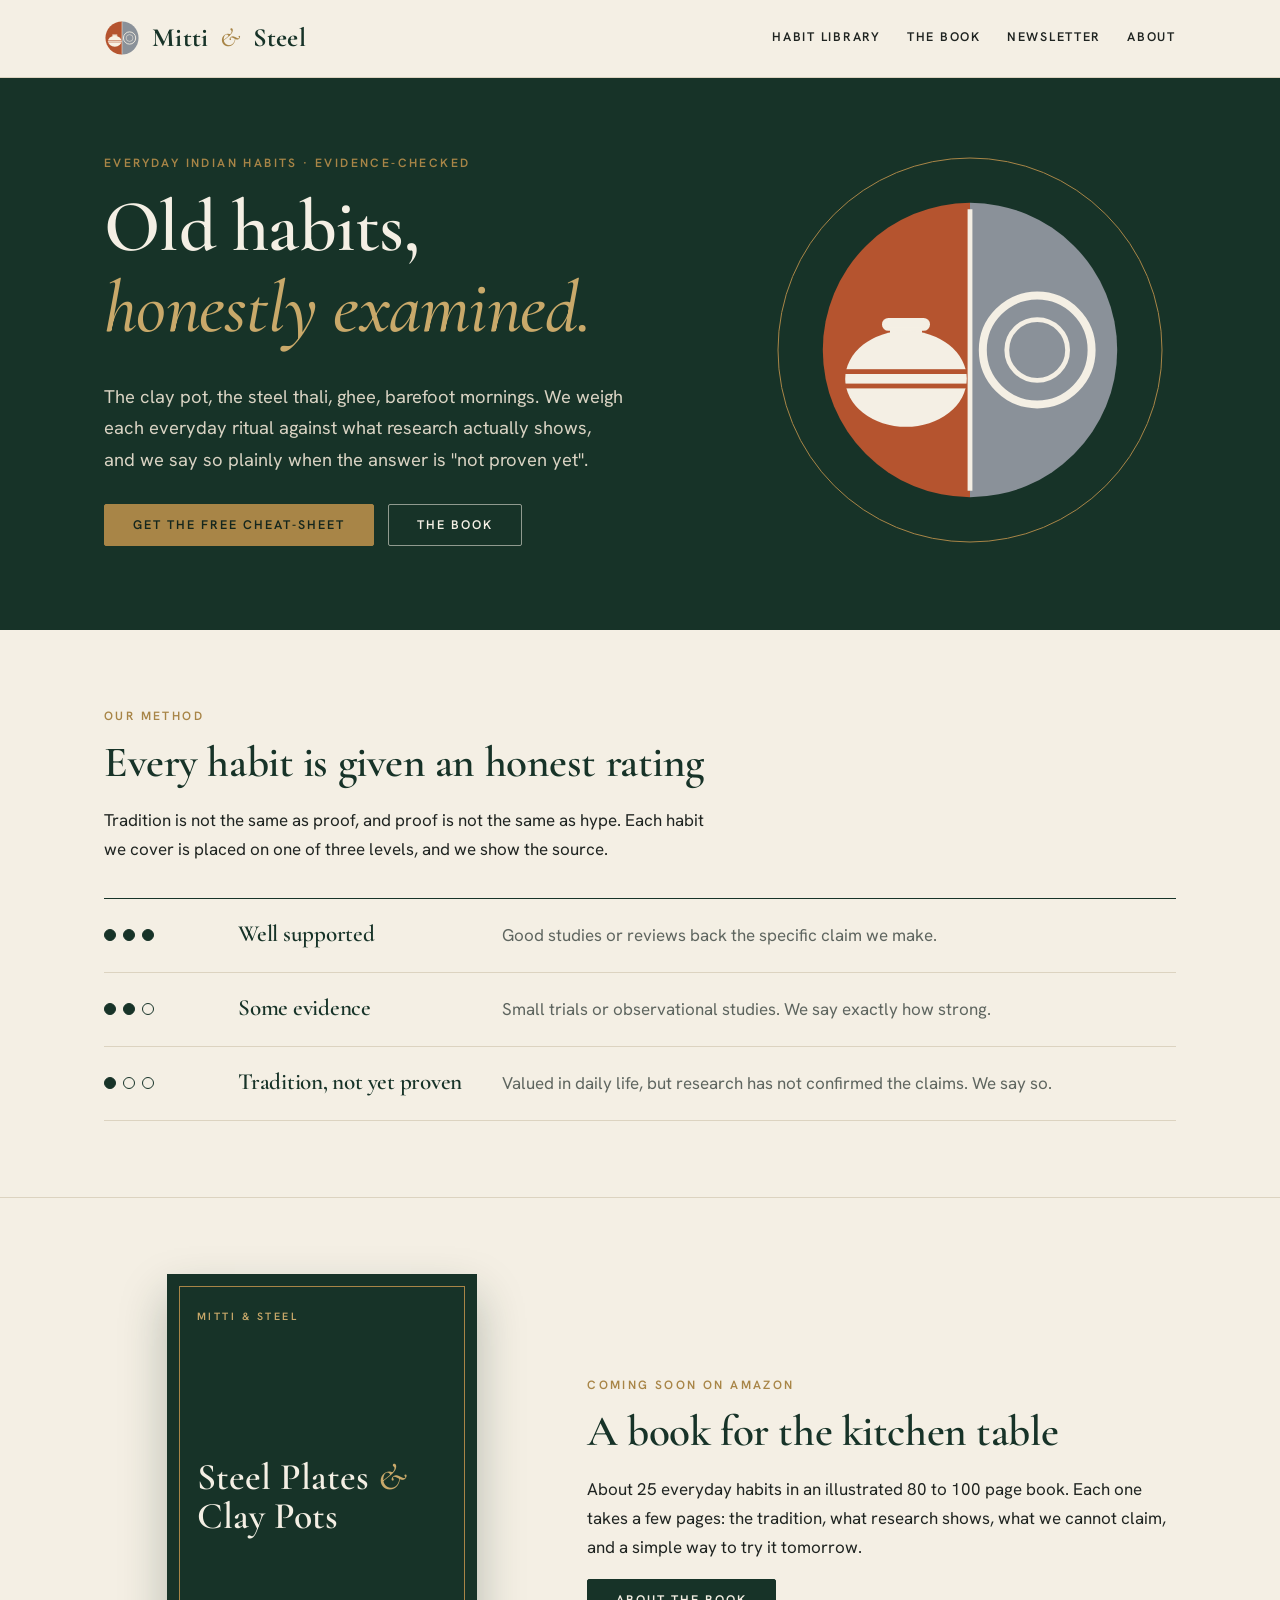
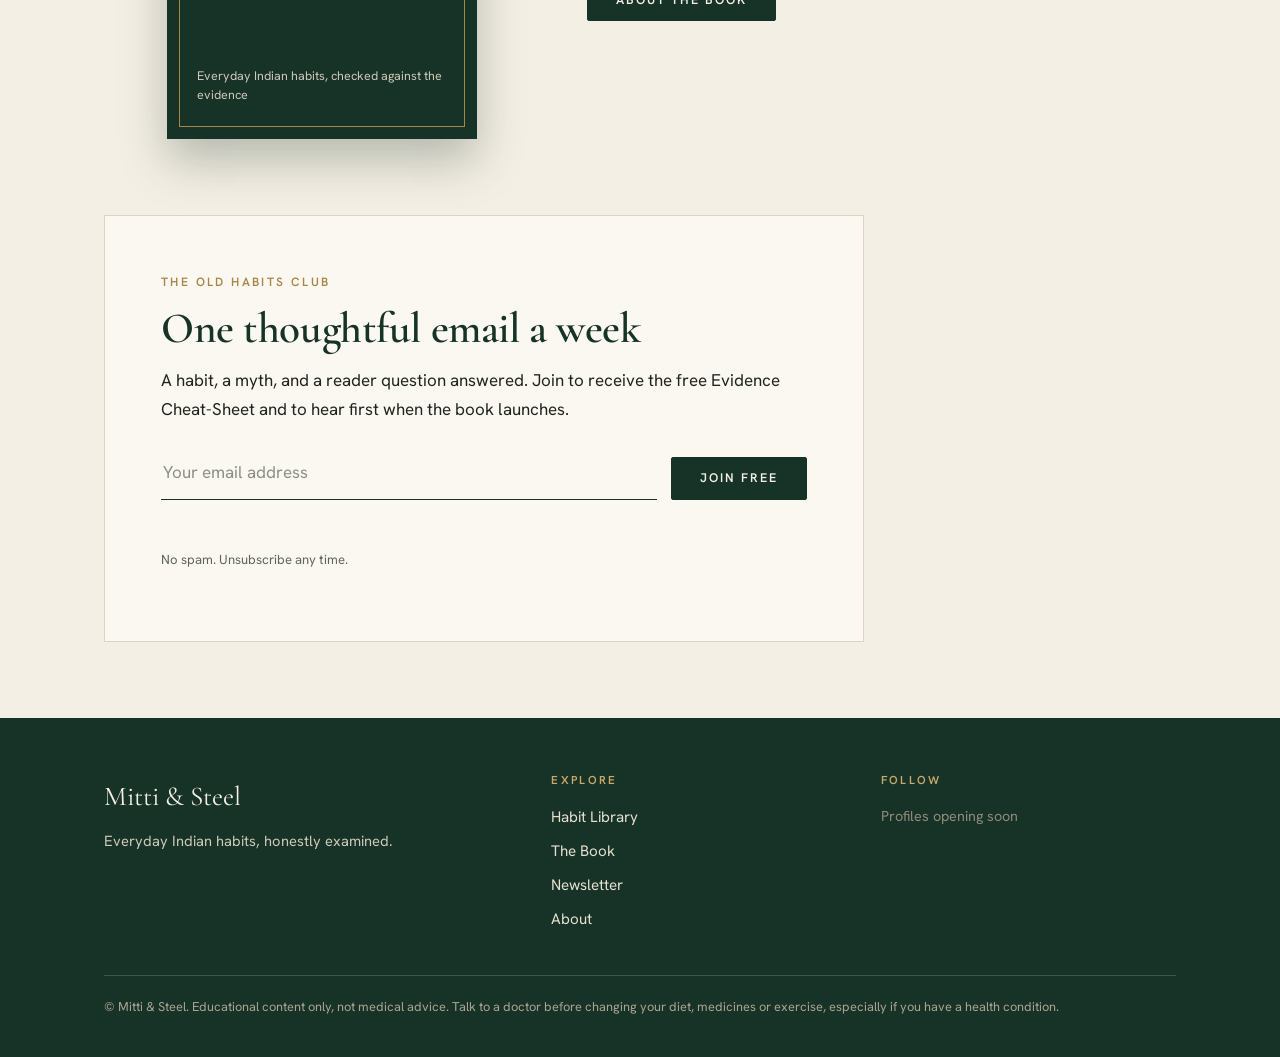
<file: index.html>
<!DOCTYPE html>
<html lang="en">
<head>
<meta charset="utf-8">
<meta name="viewport" content="width=device-width,initial-scale=1">
<title>Mitti &amp; Steel | Old habits, honestly examined</title>
<meta name="description" content="Everyday Indian habits, from clay pots to steel thalis, weighed against what research actually shows. Nothing overstated.">
<link rel="icon" href="logo.svg" type="image/svg+xml">
<link rel="preconnect" href="https://fonts.googleapis.com">
<link href="https://fonts.googleapis.com/css2?family=Cormorant+Garamond:ital,wght@0,500;0,600;0,700;1,500&family=Hanken+Grotesk:wght@400;500;600&display=swap" rel="stylesheet">
<link rel="stylesheet" href="style.css">
</head>
<body>
<header id="site-header"></header>
<main>
<div class="hero"><div class="wrap">
  <div>
    <span class="eyebrow">Everyday Indian habits &middot; Evidence-checked</span>
    <h1>Old habits, <em>honestly examined.</em></h1>
    <p class="lead">The clay pot, the steel thali, ghee, barefoot mornings. We weigh each everyday ritual against what research actually shows, and we say so plainly when the answer is "not proven yet".</p>
    <div class="actions"><a class="btn" href="#join">Get the free cheat-sheet</a><a class="btn alt" href="book.html">The book</a></div>
  </div>
  <svg viewBox="0 0 400 400" role="img" aria-label="A clay pot beside a steel plate">
    <defs><clipPath id="hc"><circle cx="100" cy="100" r="92"/></clipPath></defs>
    <circle cx="200" cy="200" r="192" fill="none" stroke="#A88547" stroke-width="1"/>
    <g transform="translate(40 40) scale(1.6)">
      <g clip-path="url(#hc)"><rect width="100" height="200" fill="#B5542F"/><rect x="100" width="100" height="200" fill="#8A9199"/></g>
      <rect x="45" y="80" width="30" height="8" rx="4" fill="#F4EFE4"/>
      <rect x="50" y="86" width="20" height="8" fill="#F4EFE4"/>
      <ellipse cx="60" cy="118" rx="38" ry="30" fill="#F4EFE4"/>
      <rect x="20" y="112" width="80" height="3" fill="#B5542F"/>
      <rect x="20" y="121" width="80" height="3" fill="#B5542F"/>
      <circle cx="142" cy="100" r="34" fill="none" stroke="#F4EFE4" stroke-width="5"/>
      <circle cx="142" cy="100" r="19" fill="none" stroke="#F4EFE4" stroke-width="3"/>
      <line x1="100" y1="12" x2="100" y2="188" stroke="#F4EFE4" stroke-width="3"/>
    </g>
  </svg>
</div></div>

<section><div class="wrap">
  <div class="head"><span class="eyebrow">Our method</span><h2>Every habit is given an honest rating</h2>
  <p>Tradition is not the same as proof, and proof is not the same as hype. Each habit we cover is placed on one of three levels, and we show the source.</p></div>
  <div class="scale">
    <div class="row"><div class="dots"><i class="on"></i><i class="on"></i><i class="on"></i></div><h3>Well supported</h3><p>Good studies or reviews back the specific claim we make.</p></div>
    <div class="row"><div class="dots"><i class="on"></i><i class="on"></i><i></i></div><h3>Some evidence</h3><p>Small trials or observational studies. We say exactly how strong.</p></div>
    <div class="row"><div class="dots"><i class="on"></i><i></i><i></i></div><h3>Tradition, not yet proven</h3><p>Valued in daily life, but research has not confirmed the claims. We say so.</p></div>
  </div>
</div></section>

<hr class="rule">

<section><div class="wrap split">
  <div class="cover"><div class="k">Mitti &amp; Steel</div><div class="t">Steel Plates <em>&amp;</em> Clay Pots</div><div><div class="s">Everyday Indian habits, checked against the evidence</div></div></div>
  <div>
    <span class="eyebrow">Coming soon on Amazon</span>
    <h2>A book for the kitchen table</h2>
    <p>About 25 everyday habits in an illustrated 80 to 100 page book. Each one takes a few pages: the tradition, what research shows, what we cannot claim, and a simple way to try it tomorrow.</p>
    <p><a class="btn dark" href="book.html">About the book</a></p>
  </div>
</div></section>

<section id="join" style="padding-top:0"><div class="wrap">
  <div class="letter">
    <span class="eyebrow">The Old Habits Club</span>
    <h2>One thoughtful email a week</h2>
    <p>A habit, a myth, and a reader question answered. Join to receive the free Evidence Cheat-Sheet and to hear first when the book launches.</p>
    <form class="signup-form"><input type="email" id="email-home" name="email" placeholder="Your email address" required aria-label="Email address"><button class="btn dark" type="submit">Join free</button></form>
    <div id="msg"></div>
    <p class="note">No spam. Unsubscribe any time.</p>
  </div>
</div></section>
</main>
<footer id="site-footer"></footer>
<script src="script.js"></script>
</body>
</html>
</file>
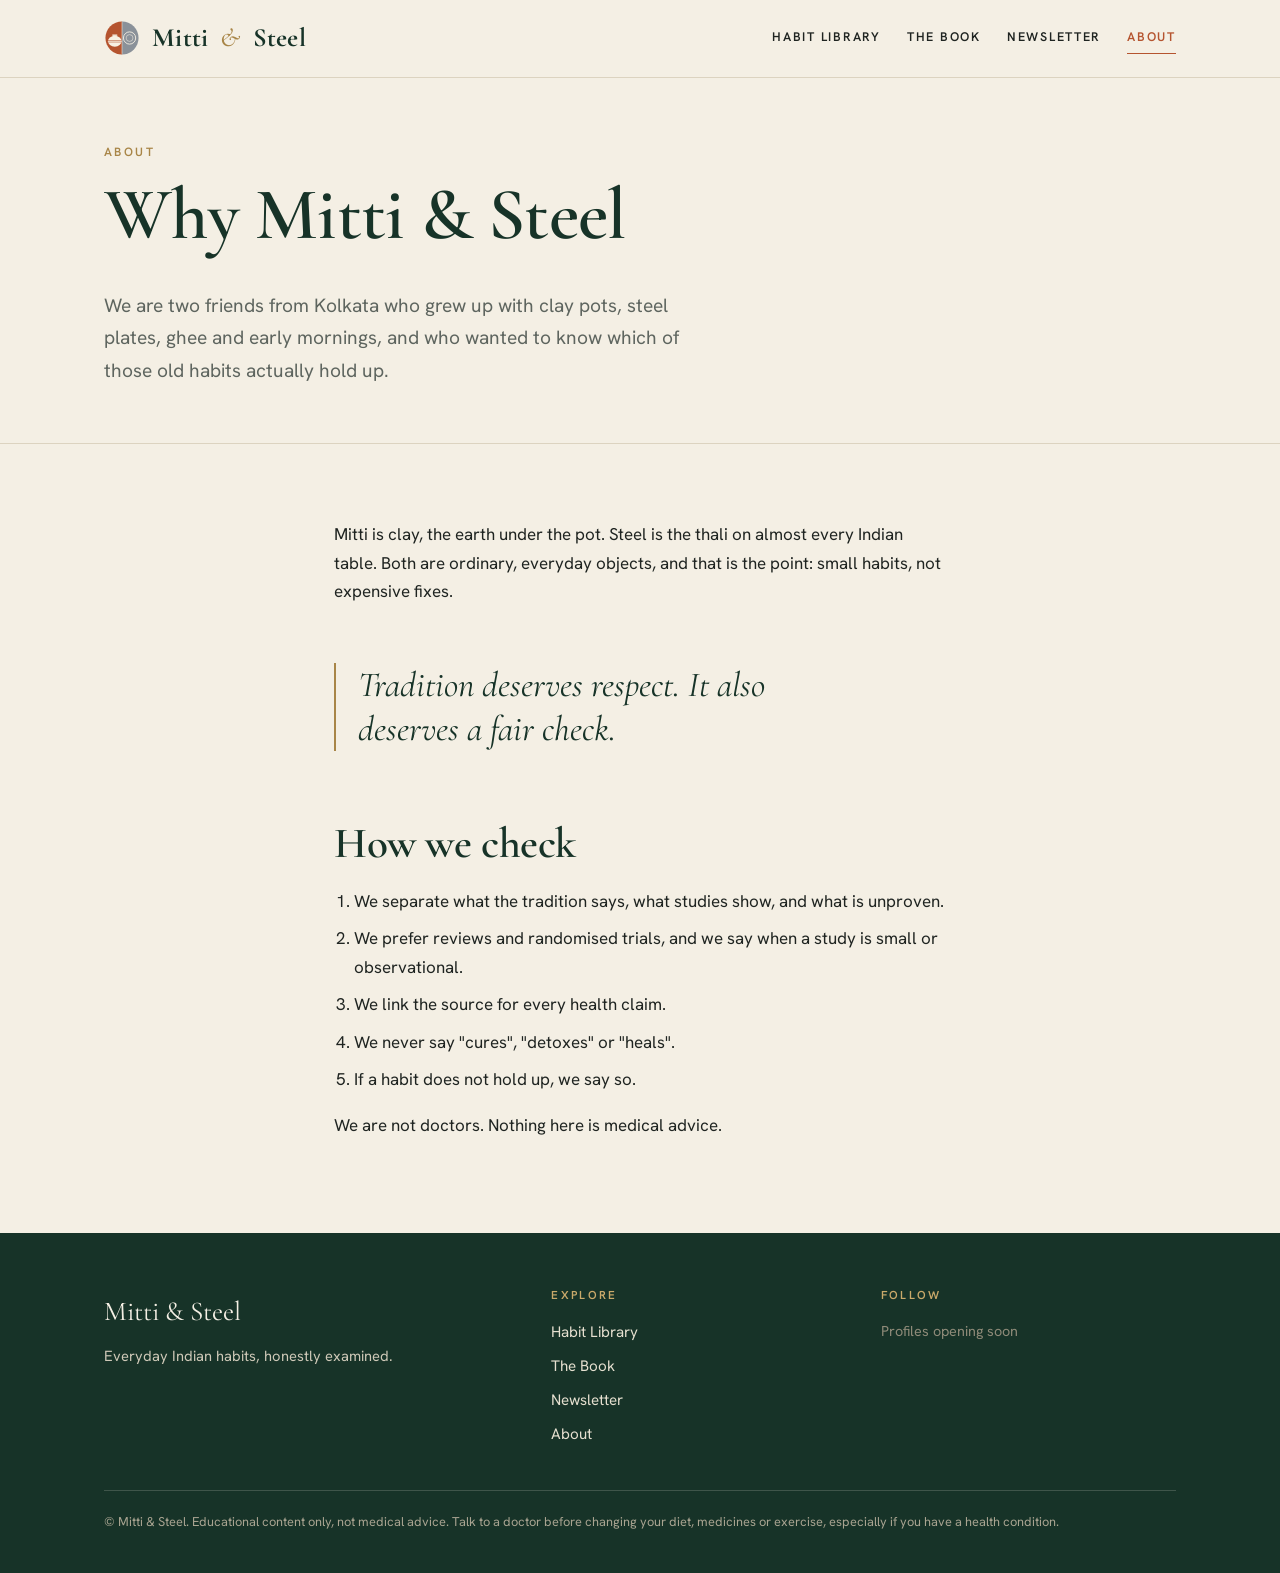
<file: about.html>
<!DOCTYPE html>
<html lang="en">
<head>
<meta charset="utf-8">
<meta name="viewport" content="width=device-width,initial-scale=1">
<title>About | Mitti &amp; Steel</title>
<meta name="description" content="Two friends from Kolkata fact-checking the everyday habits of Indian life.">
<link rel="icon" href="logo.svg" type="image/svg+xml">
<link rel="preconnect" href="https://fonts.googleapis.com">
<link href="https://fonts.googleapis.com/css2?family=Cormorant+Garamond:ital,wght@0,500;0,600;0,700;1,500&family=Hanken+Grotesk:wght@400;500;600&display=swap" rel="stylesheet">
<link rel="stylesheet" href="style.css">
</head>
<body>
<header id="site-header"></header>
<main>
<div class="page-head"><div class="wrap">
  <span class="eyebrow">About</span>
  <h1>Why Mitti &amp; Steel</h1>
  <p class="lead">We are two friends from Kolkata who grew up with clay pots, steel plates, ghee and early mornings, and who wanted to know which of those old habits actually hold up.</p>
</div></div>
<section><div class="wrap prose">
  <p>Mitti is clay, the earth under the pot. Steel is the thali on almost every Indian table. Both are ordinary, everyday objects, and that is the point: small habits, not expensive fixes.</p>
  <div class="quote">Tradition deserves respect. It also deserves a fair check.</div>
  <h2>How we check</h2>
  <ol>
    <li>We separate what the tradition says, what studies show, and what is unproven.</li>
    <li>We prefer reviews and randomised trials, and we say when a study is small or observational.</li>
    <li>We link the source for every health claim.</li>
    <li>We never say "cures", "detoxes" or "heals".</li>
    <li>If a habit does not hold up, we say so.</li>
  </ol>
  <p>We are not doctors. Nothing here is medical advice.</p>
</div></section>
</main>
<footer id="site-footer"></footer>
<script src="script.js"></script>
</body>
</html>
</file>
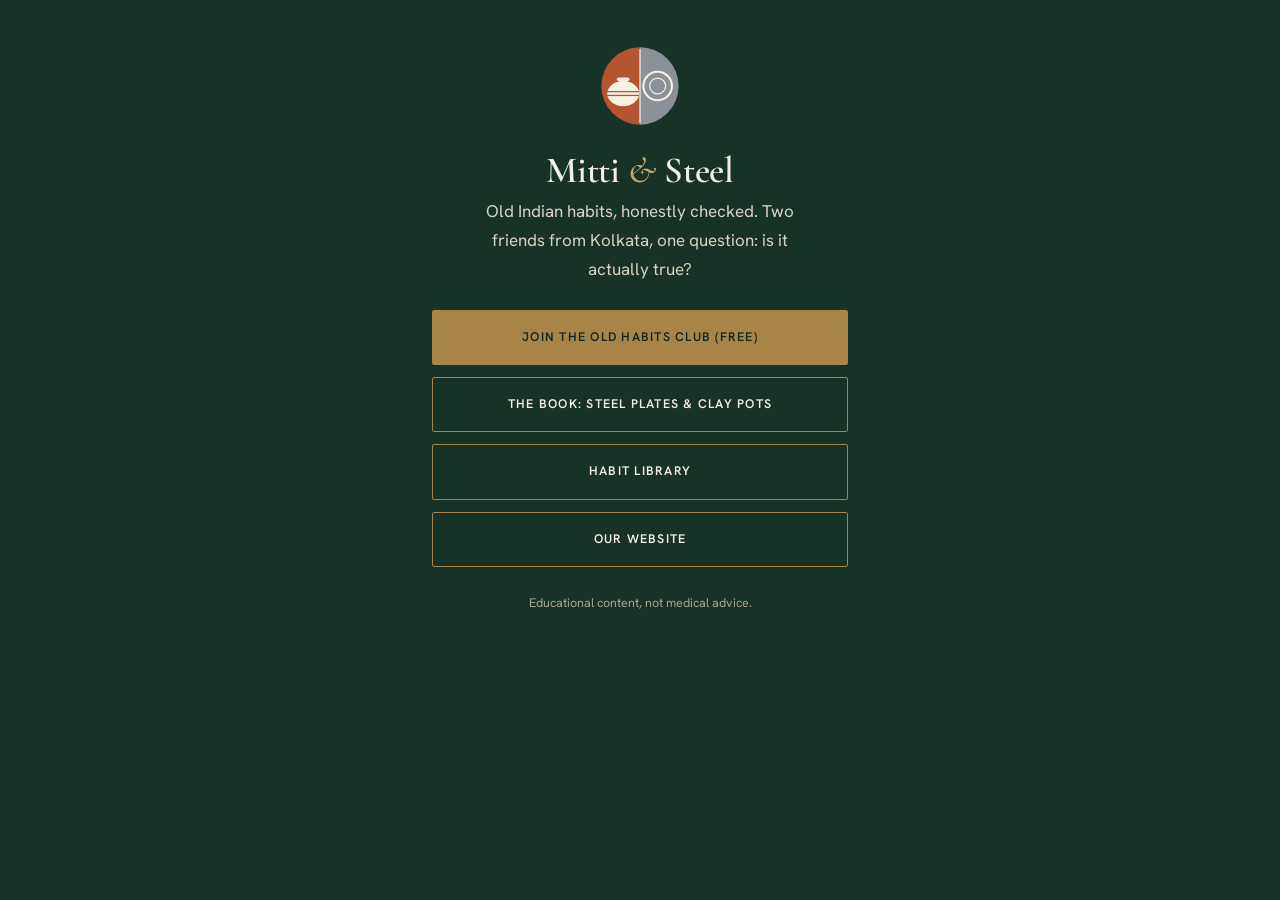
<file: bio.html>
<!DOCTYPE html>
<html lang="en">
<head>
<meta charset="utf-8">
<meta name="viewport" content="width=device-width,initial-scale=1">
<title>Mitti &amp; Steel | Links</title>
<meta name="description" content="Old Indian habits, honestly checked. All our links in one place.">
<link rel="icon" href="logo.svg" type="image/svg+xml">
<link rel="preconnect" href="https://fonts.googleapis.com">
<link href="https://fonts.googleapis.com/css2?family=Cormorant+Garamond:ital,wght@0,500;0,600;0,700;1,500&family=Hanken+Grotesk:wght@400;500;600&display=swap" rel="stylesheet">
<link rel="stylesheet" href="style.css">
<style>
body{background:var(--green);min-height:100vh}
.bio{max-width:460px;margin:0 auto;padding:44px 22px 40px;text-align:center;color:var(--ivory)}
.bio img{width:84px;height:84px}
.bio h1{color:var(--ivory);font-size:2.3rem;margin:14px 0 6px}
.bio h1 em{color:var(--brass2);font-weight:500}
.bio p{margin:0 auto 26px;color:#D9D3C3;max-width:34ch}
.bio a.b{display:block;margin:0 0 12px;padding:16px 18px;border:1px solid var(--brass);color:var(--ivory);text-decoration:none;font-weight:600;letter-spacing:.1em;text-transform:uppercase;font-size:.78rem;border-radius:2px}
.bio a.b.main{background:var(--brass);color:#14261D}
.bio a.b:hover{background:var(--brass2);color:#14261D}
.bio small{display:block;margin-top:26px;color:#A9A491;font-size:.78rem}
</style>
</head>
<body>
<div class="bio">
  <img src="logo.svg" alt="Mitti &amp; Steel logo">
  <h1>Mitti <em>&amp;</em> Steel</h1>
  <p>Old Indian habits, honestly checked. Two friends from Kolkata, one question: is it actually true?</p>
  <a class="b main" href="newsletter.html">Join The Old Habits Club (free)</a>
  <a class="b" href="book.html">The book: Steel Plates &amp; Clay Pots</a>
  <a class="b" href="habits.html">Habit library</a>
  <a class="b" href="index.html">Our website</a>
  <small>Educational content, not medical advice.</small>
</div>
</body>
</html>
</file>
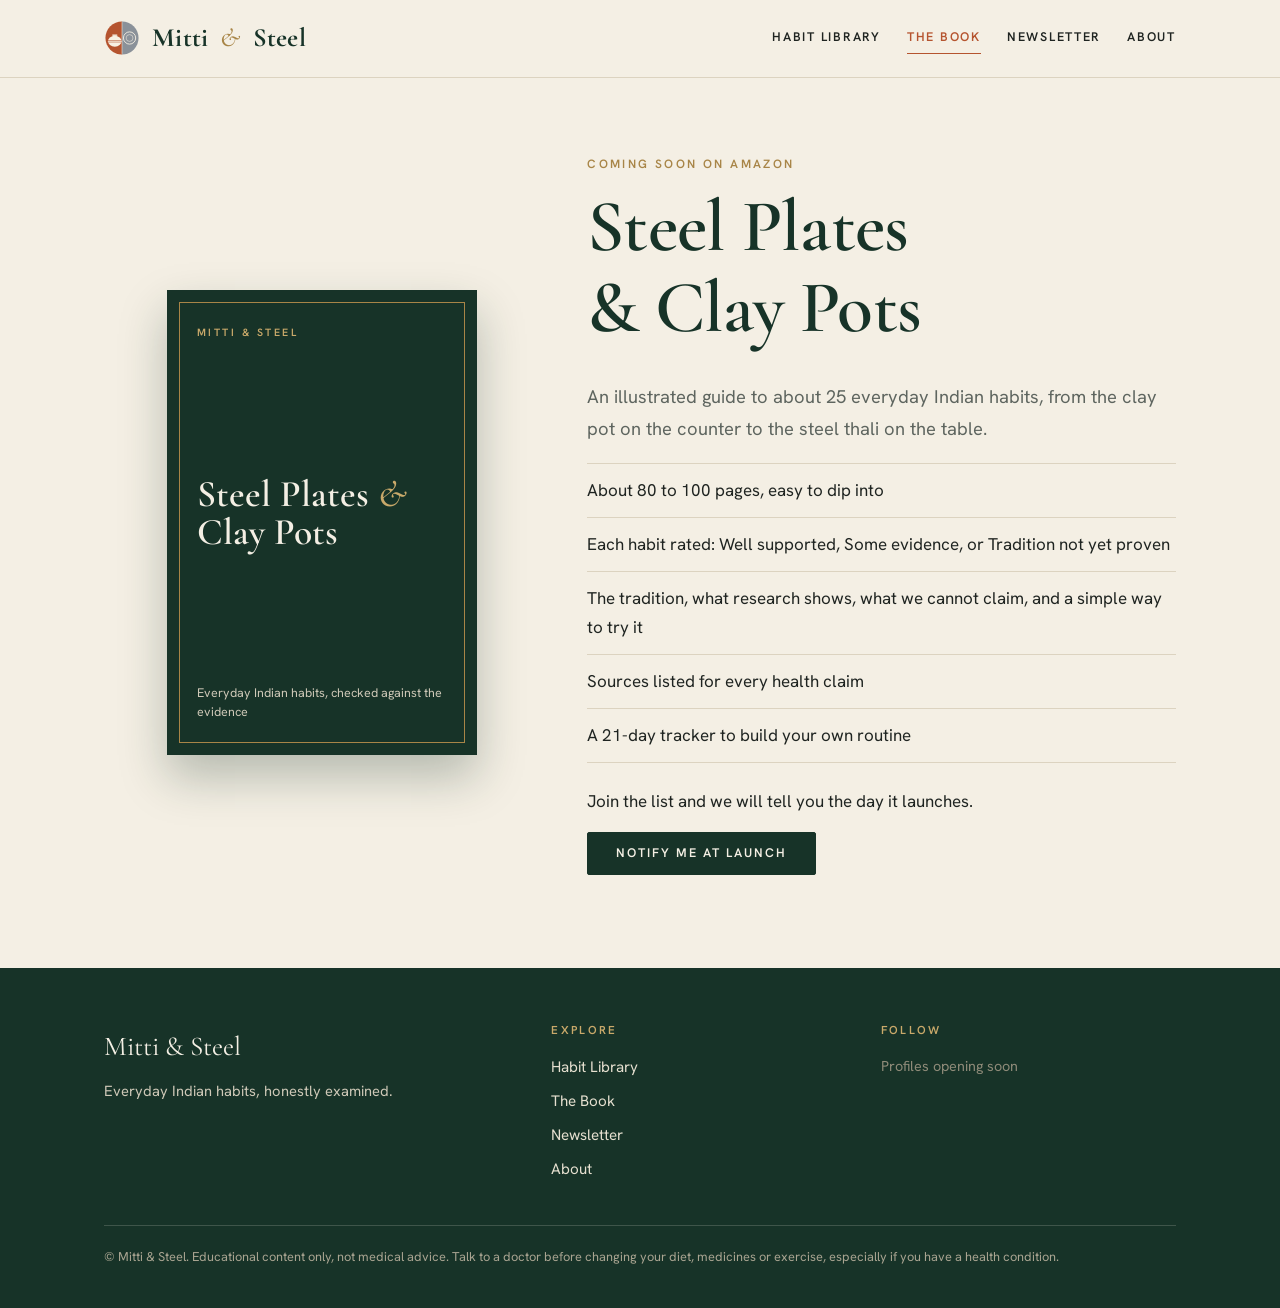
<file: book.html>
<!DOCTYPE html>
<html lang="en">
<head>
<meta charset="utf-8">
<meta name="viewport" content="width=device-width,initial-scale=1">
<title>The Book | Mitti &amp; Steel</title>
<meta name="description" content="Steel Plates and Clay Pots: everyday Indian habits, checked against the evidence. An illustrated ebook, coming soon.">
<link rel="icon" href="logo.svg" type="image/svg+xml">
<link rel="preconnect" href="https://fonts.googleapis.com">
<link href="https://fonts.googleapis.com/css2?family=Cormorant+Garamond:ital,wght@0,500;0,600;0,700;1,500&family=Hanken+Grotesk:wght@400;500;600&display=swap" rel="stylesheet">
<link rel="stylesheet" href="style.css">
</head>
<body>
<header id="site-header"></header>
<main>
<section><div class="wrap split">
  <div class="cover"><div class="k">Mitti &amp; Steel</div><div class="t">Steel Plates <em>&amp;</em> Clay Pots</div><div class="s">Everyday Indian habits, checked against the evidence</div></div>
  <div>
    <span class="eyebrow">Coming soon on Amazon</span>
    <h1>Steel Plates &amp; Clay Pots</h1>
    <p class="lead" style="font-size:1.15rem;color:var(--muted)">An illustrated guide to about 25 everyday Indian habits, from the clay pot on the counter to the steel thali on the table.</p>
    <ul class="list">
      <li>About 80 to 100 pages, easy to dip into</li>
      <li>Each habit rated: Well supported, Some evidence, or Tradition not yet proven</li>
      <li>The tradition, what research shows, what we cannot claim, and a simple way to try it</li>
      <li>Sources listed for every health claim</li>
      <li>A 21-day tracker to build your own routine</li>
    </ul>
    <p>Join the list and we will tell you the day it launches.</p>
    <p><a class="btn dark" href="newsletter.html">Notify me at launch</a></p>
  </div>
</div></section>
</main>
<footer id="site-footer"></footer>
<script src="script.js"></script>
</body>
</html>
</file>
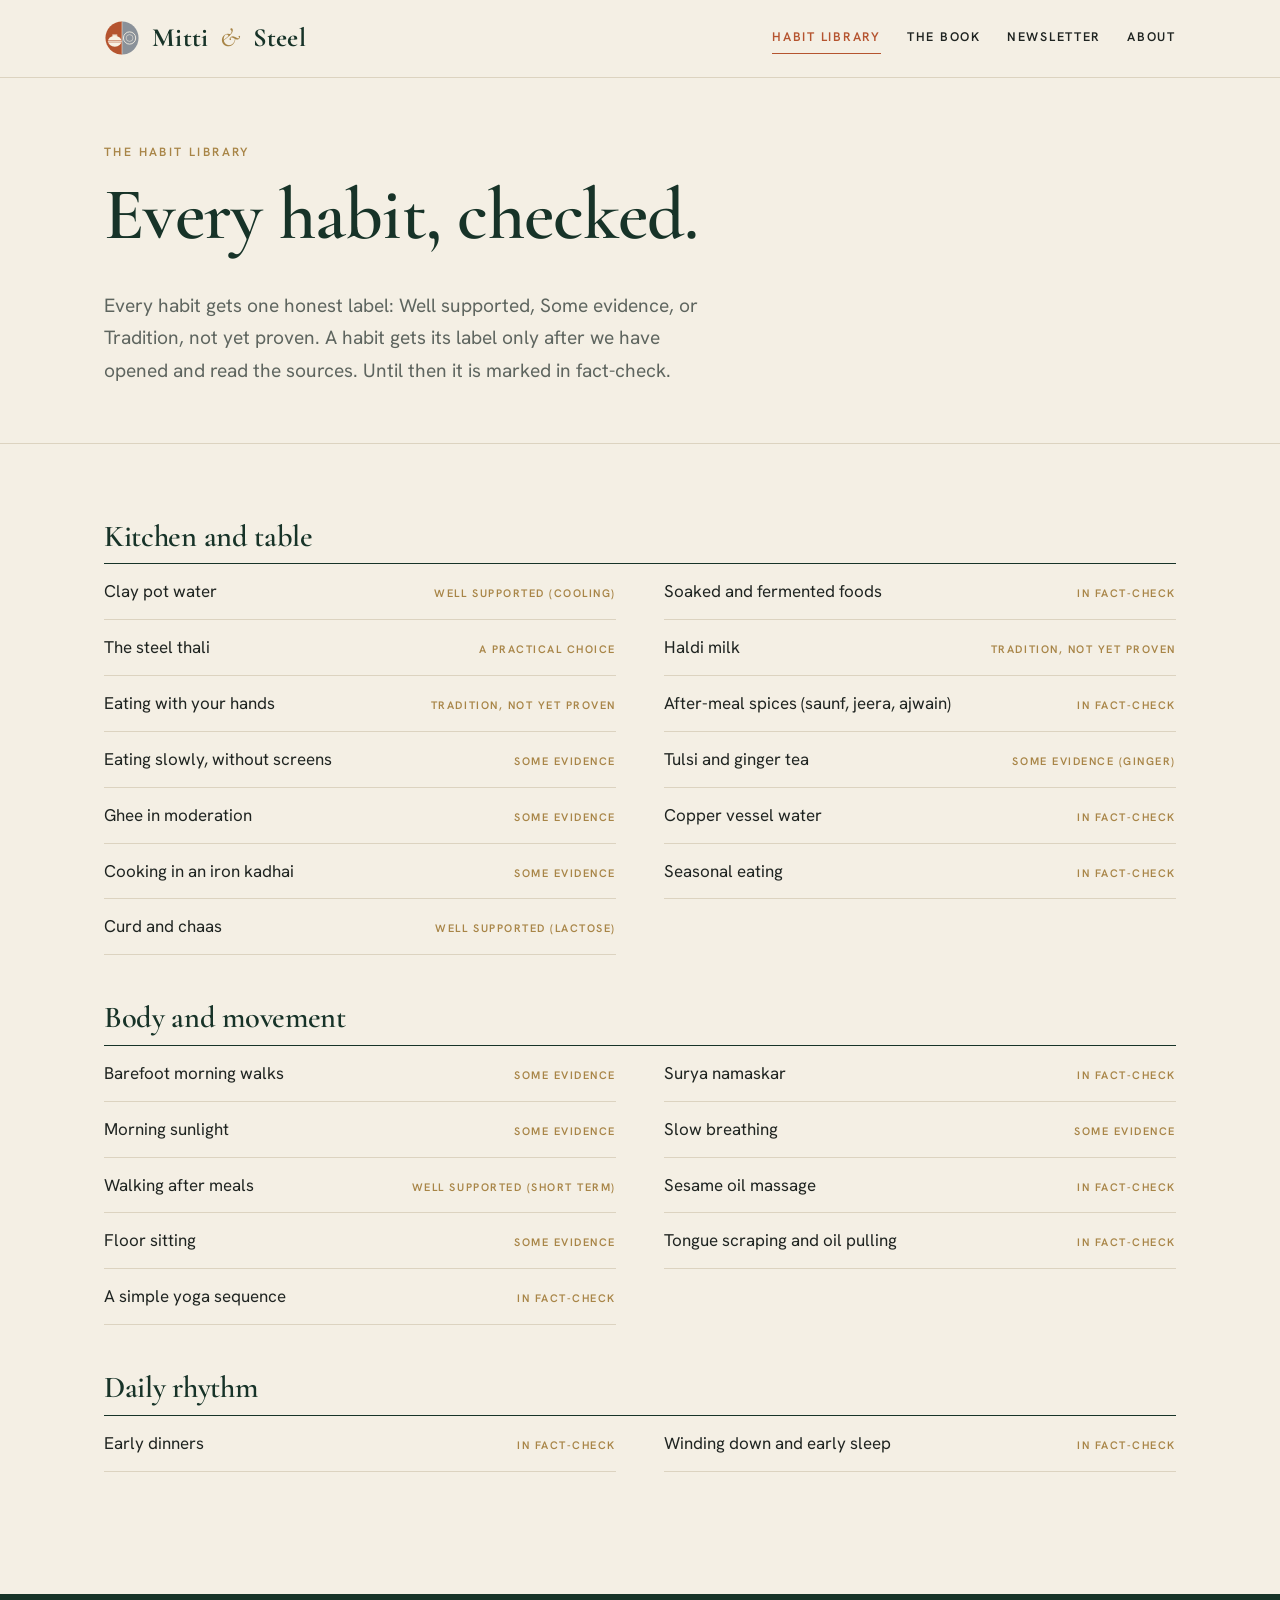
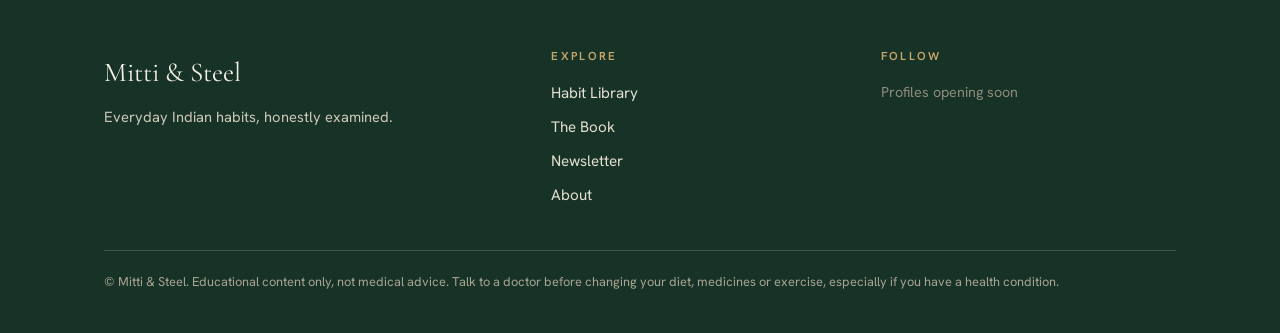
<file: habits.html>
<!DOCTYPE html>
<html lang="en">
<head>
<meta charset="utf-8">
<meta name="viewport" content="width=device-width,initial-scale=1">
<title>Habit Library | Mitti &amp; Steel</title>
<meta name="description" content="Everyday Indian habits, each rated Well supported, Some evidence, or Tradition not yet proven.">
<link rel="icon" href="logo.svg" type="image/svg+xml">
<link rel="preconnect" href="https://fonts.googleapis.com">
<link href="https://fonts.googleapis.com/css2?family=Cormorant+Garamond:ital,wght@0,500;0,600;0,700;1,500&family=Hanken+Grotesk:wght@400;500;600&display=swap" rel="stylesheet">
<link rel="stylesheet" href="style.css">
</head>
<body>
<header id="site-header"></header>
<main>
<div class="page-head"><div class="wrap">
  <span class="eyebrow">The Habit Library</span>
  <h1>Every habit, checked.</h1>
  <p class="lead">Every habit gets one honest label: Well supported, Some evidence, or Tradition, not yet proven. A habit gets its label only after we have opened and read the sources. Until then it is marked in fact-check.</p>
</div></div>
<section><div class="wrap" id="lib"></div></section>
</main>
<footer id="site-footer"></footer>
<script>
var groups = {
  "Kitchen and table": ["Clay pot water","The steel thali","Eating with your hands","Eating slowly, without screens","Ghee in moderation","Cooking in an iron kadhai","Curd and chaas","Soaked and fermented foods","Haldi milk","After-meal spices (saunf, jeera, ajwain)","Tulsi and ginger tea","Copper vessel water","Seasonal eating"],
  "Body and movement": ["Barefoot morning walks","Morning sunlight","Walking after meals","Floor sitting","A simple yoga sequence","Surya namaskar","Slow breathing","Sesame oil massage","Tongue scraping and oil pulling"],
  "Daily rhythm": ["Early dinners","Winding down and early sleep"]
};
var labels = {
  "Clay pot water": "Well supported (cooling)",
  "The steel thali": "A practical choice",
  "Eating with your hands": "Tradition, not yet proven",
  "Eating slowly, without screens": "Some evidence",
  "Ghee in moderation": "Some evidence",
  "Barefoot morning walks": "Some evidence",
  "Morning sunlight": "Some evidence",
  "Walking after meals": "Well supported (short term)",
  "Floor sitting": "Some evidence",
  "Cooking in an iron kadhai": "Some evidence",
  "Curd and chaas": "Well supported (lactose)",
  "Haldi milk": "Tradition, not yet proven",
  "Tulsi and ginger tea": "Some evidence (ginger)",
  "Slow breathing": "Some evidence"
};
var out = "";
Object.keys(groups).forEach(function (g) {
  out += "<div class='hgroup'><h2>" + g + "</h2><ul class='hlist'>";
  groups[g].forEach(function (h) {
    out += "<li><span>" + h + "</span><span class='st'>" + (labels[h] || "In fact-check") + "</span></li>";
  });
  out += "</ul></div>";
});
document.getElementById("lib").innerHTML = out;
</script>
<script src="script.js"></script>
</body>
</html>
</file>
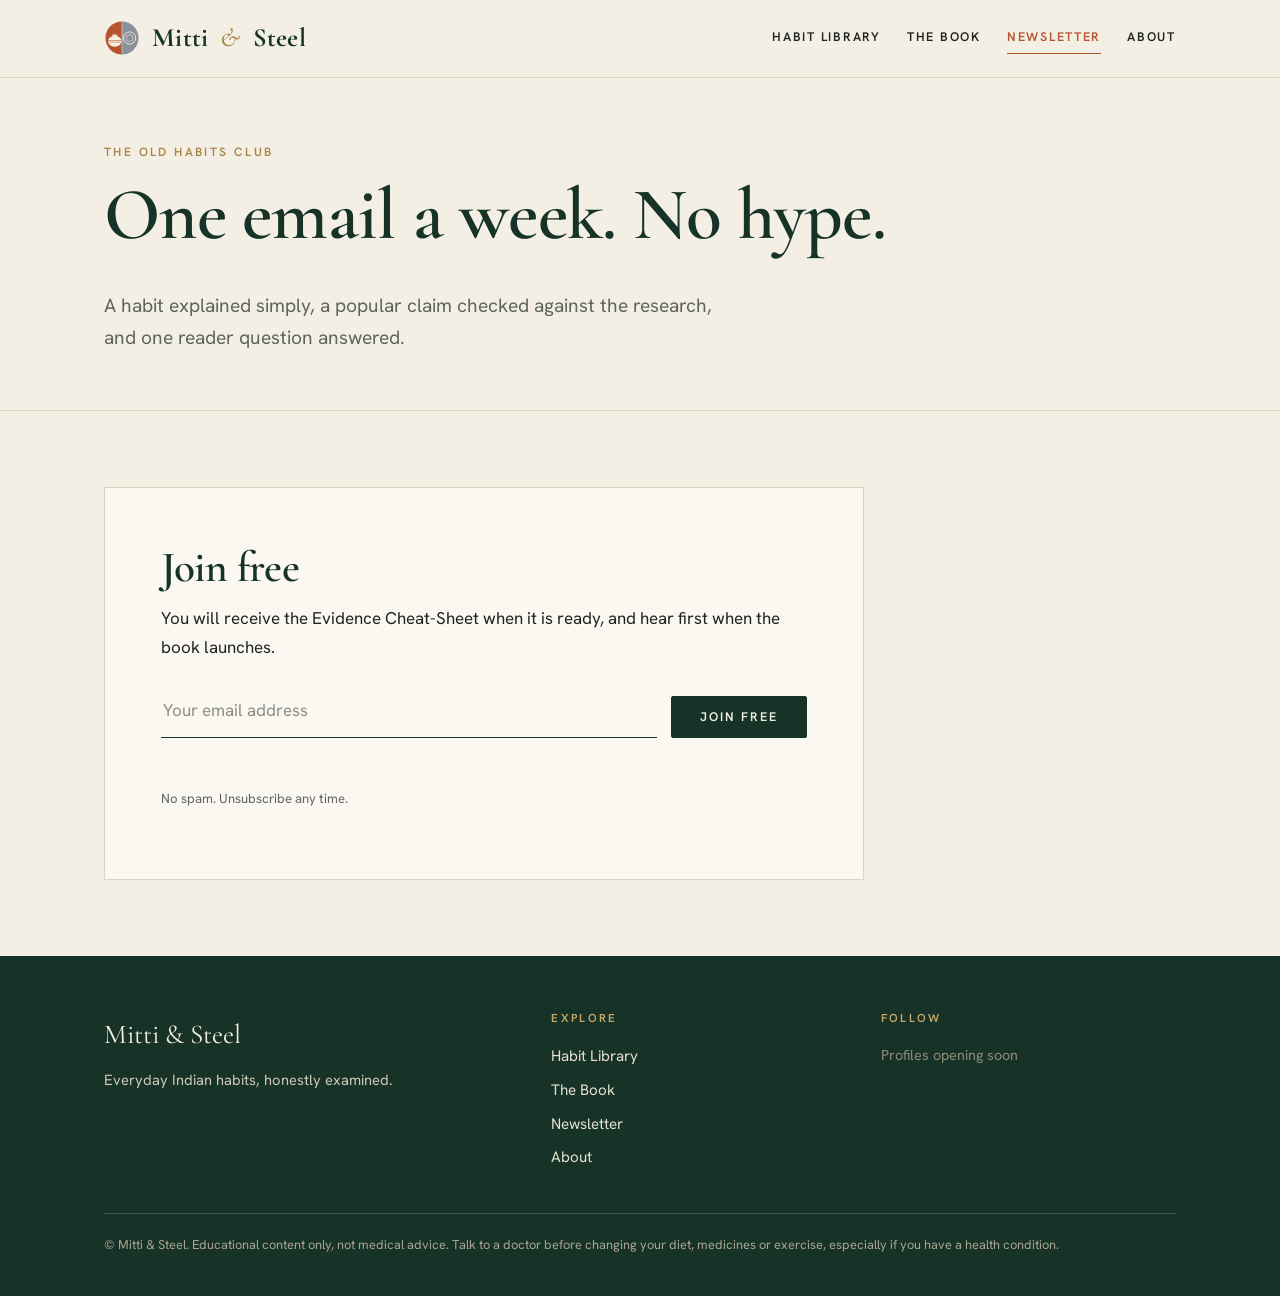
<file: newsletter.html>
<!DOCTYPE html>
<html lang="en">
<head>
<meta charset="utf-8">
<meta name="viewport" content="width=device-width,initial-scale=1">
<title>Newsletter | Mitti &amp; Steel</title>
<meta name="description" content="The Old Habits Club: one email a week with an Indian habit, a myth, and an honest look at the evidence.">
<link rel="icon" href="logo.svg" type="image/svg+xml">
<link rel="preconnect" href="https://fonts.googleapis.com">
<link href="https://fonts.googleapis.com/css2?family=Cormorant+Garamond:ital,wght@0,500;0,600;0,700;1,500&family=Hanken+Grotesk:wght@400;500;600&display=swap" rel="stylesheet">
<link rel="stylesheet" href="style.css">
</head>
<body>
<header id="site-header"></header>
<main>
<div class="page-head"><div class="wrap">
  <span class="eyebrow">The Old Habits Club</span>
  <h1>One email a week. No hype.</h1>
  <p class="lead">A habit explained simply, a popular claim checked against the research, and one reader question answered.</p>
</div></div>
<section><div class="wrap">
  <div class="letter">
    <h2>Join free</h2>
    <p>You will receive the Evidence Cheat-Sheet when it is ready, and hear first when the book launches.</p>
    <form class="signup-form"><input type="email" id="email-news" name="email" placeholder="Your email address" required aria-label="Email address"><button class="btn dark" type="submit">Join free</button></form>
    <div id="msg"></div>
    <p class="note">No spam. Unsubscribe any time.</p>
  </div>
</div></section>
</main>
<footer id="site-footer"></footer>
<script src="script.js"></script>
</body>
</html>
</file>
<file: style.css>
:root{--ivory:#F4EFE4;--paper:#FBF8F1;--green:#173328;--green2:#22453A;--brass:#A88547;--brass2:#C9A96A;--terra:#B5542F;--steel:#8A9199;--ink:#1F2421;--muted:#5E655F;--line:#DCD3C0}
*{box-sizing:border-box}
html{scroll-behavior:smooth}
body{margin:0;background:var(--ivory);color:var(--ink);font-family:'Hanken Grotesk',system-ui,sans-serif;font-size:17px;line-height:1.7;-webkit-font-smoothing:antialiased}
h1,h2,h3{font-family:'Cormorant Garamond',Georgia,serif;font-weight:600;line-height:1.1;letter-spacing:-.01em;color:var(--green);margin:0 0 .45em;text-wrap:balance}
h1{font-size:clamp(2.6rem,6vw,4.6rem)}
h2{font-size:clamp(1.9rem,3.6vw,2.7rem)}
h3{font-size:1.5rem}
p{margin:0 0 1em;max-width:62ch}
a{color:var(--terra)}
img{max-width:100%}
.wrap{max-width:1120px;margin:0 auto;padding-inline:24px}
.eyebrow{display:block;font-size:.75rem;font-weight:600;letter-spacing:.2em;text-transform:uppercase;color:var(--brass);margin-bottom:1.1em}
.rule{border:0;border-top:1px solid var(--line);margin:0}

/* header */
#site-header{background:var(--ivory);border-bottom:1px solid var(--line);position:sticky;top:0;z-index:10}
.nav{display:flex;align-items:center;justify-content:space-between;gap:12px 28px;padding-block:16px;flex-wrap:wrap}
.brand{display:flex;align-items:center;gap:12px;text-decoration:none;color:var(--green);font-family:'Cormorant Garamond',serif;font-weight:700;font-size:1.65rem;letter-spacing:.01em}
.brand img{width:36px;height:36px}
.brand em{font-style:italic;font-weight:500;color:var(--brass)}
.nav nav{display:flex;gap:26px;flex-wrap:wrap}
.nav nav a{text-decoration:none;color:var(--ink);font-size:.78rem;font-weight:600;letter-spacing:.14em;text-transform:uppercase;padding-block:4px;border-bottom:1px solid transparent}
.nav nav a:hover,.nav nav a.on{color:var(--terra);border-bottom-color:var(--terra)}

/* buttons */
.btn{display:inline-block;background:var(--brass);color:#14261D;border:1px solid var(--brass);padding:14px 28px;font:600 .78rem/1 'Hanken Grotesk',sans-serif;letter-spacing:.16em;text-transform:uppercase;text-decoration:none;cursor:pointer;border-radius:2px}
.btn:hover{background:var(--brass2);border-color:var(--brass2)}
.btn.alt{background:transparent;color:var(--ivory);border-color:rgba(244,239,228,.55)}
.btn.alt:hover{border-color:var(--ivory);background:rgba(244,239,228,.08)}
.btn.dark{background:var(--green);color:var(--ivory);border-color:var(--green)}
.btn.dark:hover{background:var(--green2)}
a:focus-visible,button:focus-visible,input:focus-visible{outline:2px solid var(--terra);outline-offset:3px}

/* hero */
.hero{background:var(--green);color:var(--ivory);overflow:hidden}
.hero .wrap{display:grid;gap:40px;grid-template-columns:1fr;align-items:center;padding-block:72px 80px}
@media(min-width:860px){.hero .wrap{grid-template-columns:1.2fr .8fr}}
.hero h1{color:var(--ivory)}
.hero h1 em{font-style:italic;color:var(--brass2);font-weight:500}
.hero p.lead{font-size:1.15rem;color:#D9D3C3;max-width:52ch}
.hero .actions{display:flex;gap:14px;flex-wrap:wrap;margin-top:28px}
.hero svg{width:100%;max-width:400px;justify-self:center;height:auto}

/* sections */
section{padding-block:76px}
.head{margin-bottom:34px}
.split{display:grid;gap:48px;grid-template-columns:1fr;align-items:center}
@media(min-width:860px){.split{grid-template-columns:.85fr 1.15fr}}

/* evidence scale */
.scale{border-top:1px solid var(--green)}
.row{display:grid;grid-template-columns:auto 1fr;gap:6px 24px;padding:22px 0;border-bottom:1px solid var(--line);align-items:baseline}
@media(min-width:700px){.row{grid-template-columns:110px 240px 1fr}}
.dots{display:flex;gap:7px;align-items:center}
.dots i{width:12px;height:12px;border-radius:50%;border:1.5px solid var(--green);display:inline-block}
.dots i.on{background:var(--green)}
.row h3{margin:0;font-size:1.45rem}
.row p{margin:0;color:var(--muted)}

/* book */
.cover{position:relative;aspect-ratio:2/3;width:100%;max-width:310px;background:var(--green);color:var(--ivory);padding:34px 30px;display:flex;flex-direction:column;justify-content:space-between;box-shadow:0 22px 44px rgba(23,51,40,.28);justify-self:center}
.cover::before{content:"";position:absolute;inset:12px;border:1px solid var(--brass);pointer-events:none}
.cover .k{font-size:.66rem;letter-spacing:.24em;text-transform:uppercase;color:var(--brass2);font-weight:600}
.cover .t{font-family:'Cormorant Garamond',serif;font-size:2.35rem;line-height:1.02;font-weight:600}
.cover .t em{color:var(--brass2);font-weight:500}
.cover .s{font-size:.78rem;color:#CFC9B8;line-height:1.5}
.cover img{width:54px;height:54px}
.list{list-style:none;padding:0;margin:0 0 1.4em;border-top:1px solid var(--line)}
.list li{padding:12px 0;border-bottom:1px solid var(--line)}

/* letter / signup */
.letter{background:var(--paper);border:1px solid var(--line);padding:clamp(28px,5vw,56px);max-width:760px}
.letter h2{margin-bottom:.3em}
.letter form{display:flex;gap:14px;flex-wrap:wrap;margin-top:22px;align-items:flex-end}
.letter input[type=email]{flex:1;min-width:230px;background:transparent;border:0;border-bottom:1px solid var(--green);padding:12px 2px;font:inherit;color:var(--ink);border-radius:0}
.letter input[type=email]::placeholder{color:#8B8F86}
.note{font-size:.82rem;color:var(--muted);margin-top:14px}
#msg{margin-top:12px;font-weight:600;color:var(--terra);min-height:1.4em}

/* habit list */
.hgroup{margin-bottom:46px}
.hgroup h2{font-size:1.9rem;border-bottom:1px solid var(--green);padding-bottom:10px;margin-bottom:0}
.hlist{list-style:none;margin:0;padding:0;columns:1;column-gap:48px}
@media(min-width:800px){.hlist{columns:2}}
.hlist li{display:flex;justify-content:space-between;gap:16px;align-items:baseline;padding:13px 0;border-bottom:1px solid var(--line);break-inside:avoid}
.hlist .st{font-size:.68rem;letter-spacing:.14em;text-transform:uppercase;color:var(--brass);font-weight:600;white-space:nowrap}

/* inner pages */
.page-head{padding-block:64px 36px;border-bottom:1px solid var(--line)}
.page-head p.lead{font-size:1.2rem;color:var(--muted);max-width:56ch}
.prose{max-width:66ch}
.prose h2{margin-top:1.6em}
.prose ol{padding-left:1.2em}
.prose li{margin-bottom:.5em}
.quote{font-family:'Cormorant Garamond',serif;font-style:italic;font-size:clamp(1.6rem,3vw,2.2rem);line-height:1.25;color:var(--green);border-left:2px solid var(--brass);padding-left:22px;margin:1.6em 0;max-width:30ch}

/* footer */
#site-footer{background:var(--green);color:#CFC9B8;padding-block:56px 32px;margin-top:0}
#site-footer .cols{display:grid;gap:34px;grid-template-columns:1fr}
@media(min-width:760px){#site-footer .cols{grid-template-columns:1.4fr 1fr 1fr}}
#site-footer h4{font:600 .72rem/1 'Hanken Grotesk',sans-serif;letter-spacing:.2em;text-transform:uppercase;color:var(--brass2);margin:0 0 16px}
#site-footer a{color:#E6E0D0;text-decoration:none;display:block;padding:4px 0;font-size:.95rem}
#site-footer a:hover{color:var(--brass2)}
#site-footer .fb{font-family:'Cormorant Garamond',serif;font-size:1.7rem;color:var(--ivory);margin-bottom:8px}
#site-footer p{font-size:.92rem;margin:0 0 8px}
#site-footer .fine{border-top:1px solid rgba(244,239,228,.18);margin-top:38px;padding-top:20px;font-size:.8rem;color:#A9A491;max-width:none}
.soon{color:#8F8B79;font-size:.9rem}

/* small screens */
@media(max-width:560px){.nav{padding-block:12px}.nav nav{gap:4px 16px}.nav nav a{font-size:.68rem;letter-spacing:.1em}.brand{font-size:1.45rem}.hero .wrap{padding-block:48px 56px}section{padding-block:56px}}
</file>
